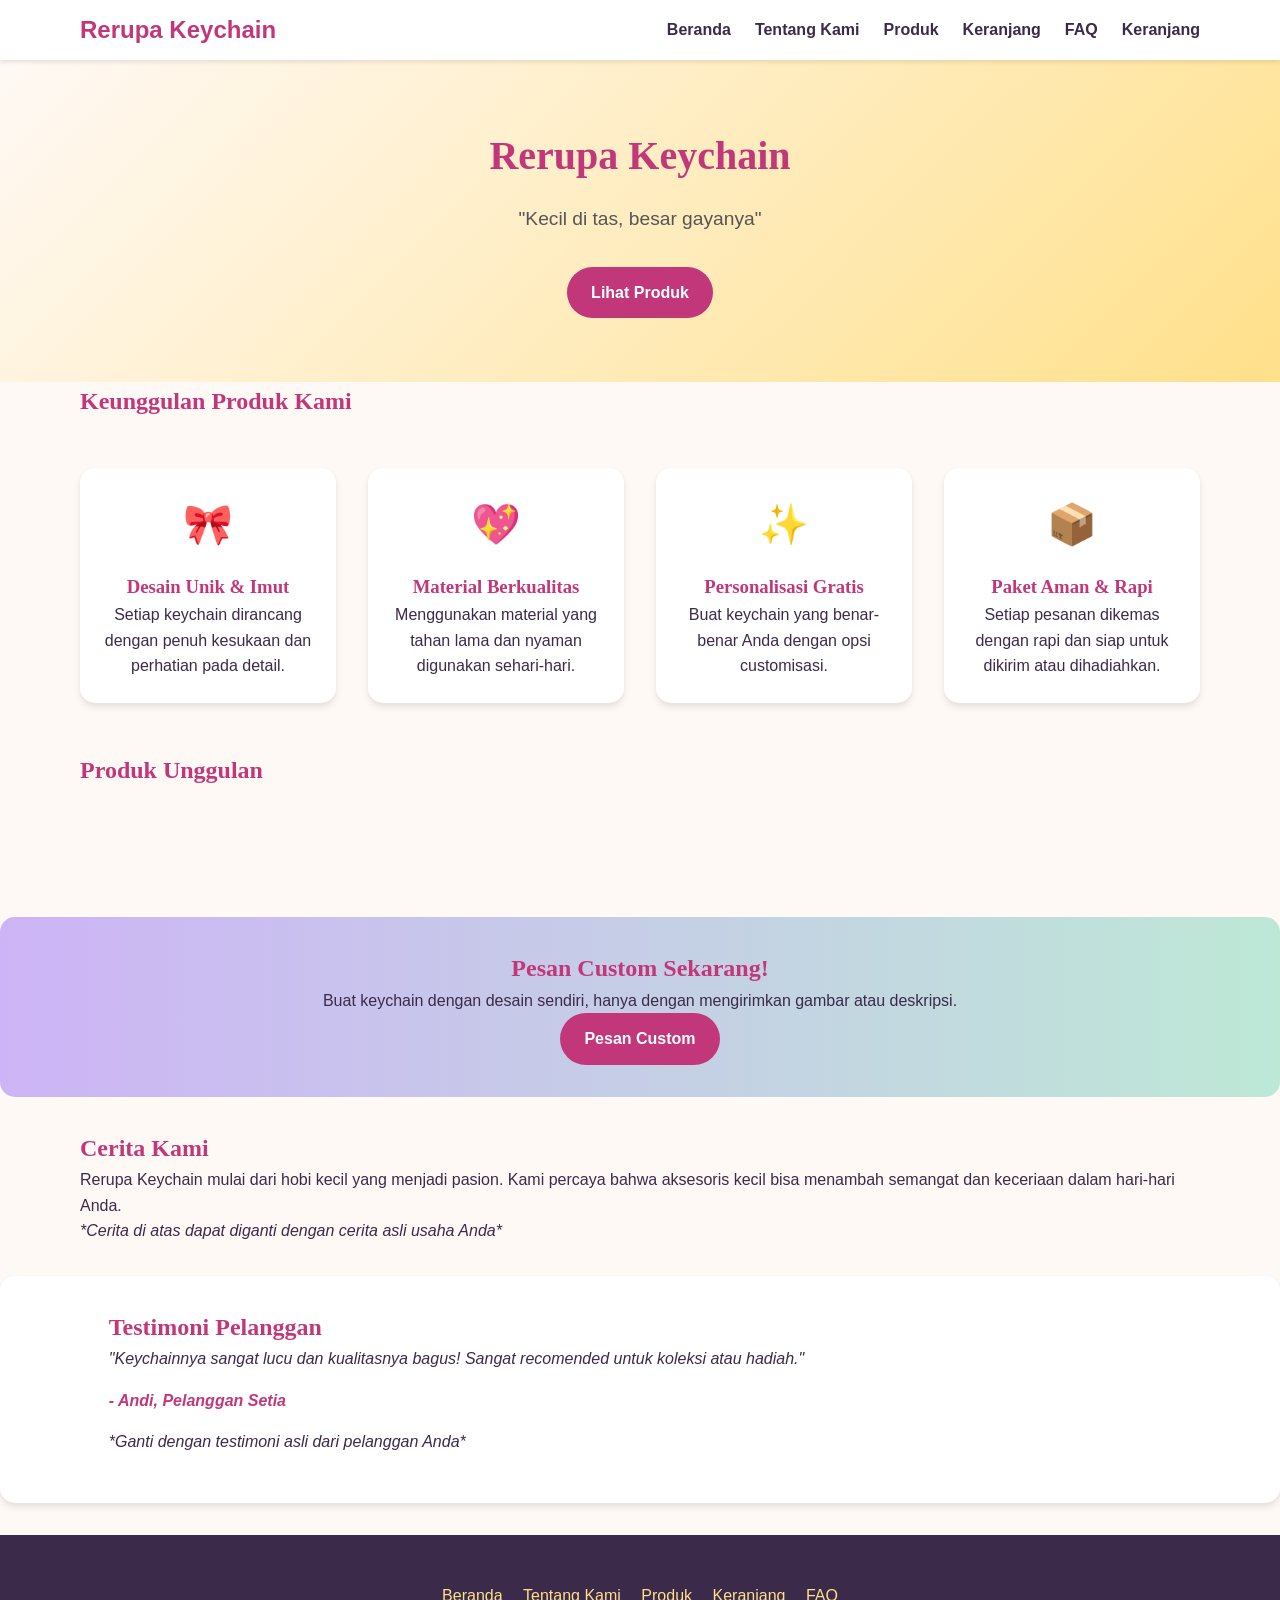
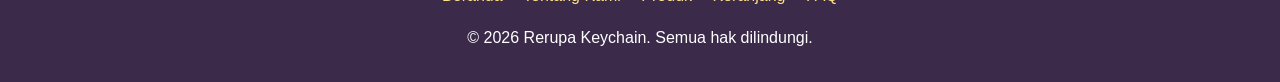
<file: rerupa-keychain/index.html>
<!DOCTYPE html>
<html lang="id">
<head>
    <meta charset="UTF-8">
    <meta name="viewport" content="width=device-width, initial-scale=1.0">
    <title>Rerupa Keychain</title>
    <link rel="stylesheet" href="css/style.css">
    <!-- Google tag (gtag.js) -->
    <script async src="https://www.googletagmanager.com/gtag/js?id=G-LEKZ3458Q4"></script>
    <script>
      window.dataLayer = window.dataLayer || [];
      function gtag(){dataLayer.push(arguments);}
      gtag('js', new Date());

      gtag('config', 'G-LEKZ3458Q4');
    </script>
</head>
<body>
    <header>
        <div class="container navbar">
            <div class="nav-logo">Rerupa Keychain</div>
            <div class="nav-toggle" aria-label="Toggle navigation">
                <span></span>
                <span></span>
                <span></span>
            </div>
            <nav class="nav-menu">
                <a href="index.html">Beranda</a>
                <a href="tentang.html">Tentang Kami</a>
                <a href="produk.html">Produk</a>
                <a href="keranjang.html">Keranjang</a>
                <a href="faq.html">FAQ</a>
                <a href="#" id="cart-link" style="position: relative;">
                    Keranjang <span id="cart-count" style="
                        position: absolute;
                        top: -8px;
                        right: -10px;
                        background: #C2377A;
                        color: white;
                        border-radius: 50%;
                        padding: 2px 6px;
                        font-size: 0.8rem;
                        display: none;
                    ">0</span>
                </a>
            </nav>
        </div>
    </header>

    <section class="hero">
        <div class="container">
            <h1>Rerupa Keychain</h1>
            <p>"Kecil di tas, besar gayanya"</p>
            <a href="produk.html" class="btn-primary">Lihat Produk</a>
        </div>
    </section>

    <section class="keunggulan">
        <div class="container">
            <h2>Keunggulan Produk Kami</h2>
            <div class="features">
                <div class="feature">
                    <div class="feature-icon">🎀</div>
                    <h3>Desain Unik & Imut</h3>
                    <p>Setiap keychain dirancang dengan penuh kesukaan dan perhatian pada detail.</p>
                </div>
                <div class="feature">
                    <div class="feature-icon">💖</div>
                    <h3>Material Berkualitas</h3>
                    <p>Menggunakan material yang tahan lama dan nyaman digunakan sehari-hari.</p>
                </div>
                <div class="feature">
                    <div class="feature-icon">✨</div>
                    <h3>Personalisasi Gratis</h3>
                    <p>Buat keychain yang benar-benar Anda dengan opsi customisasi.</p>
                </div>
                <div class="feature">
                    <div class="feature-icon">📦</div>
                    <h3>Paket Aman & Rapi</h3>
                    <p>Setiap pesanan dikemas dengan rapi dan siap untuk dikirim atau dihadiahkan.</p>
                </div>
            </div>
        </div>
    </section>

    <section class="featured-products">
        <div class="container">
            <h2>Produk Unggulan</h2>
            <div class="product-grid" id="featured-products-grid">
                <!-- Products will be injected by JS -->
            </div>
        </div>
    </section>

    <section class="banner">
        <div class="container">
            <h2>Pesan Custom Sekarang!</h2>
            <p>Buat keychain dengan desain sendiri, hanya dengan mengirimkan gambar atau deskripsi.</p>
            <a href="produk.html" class="btn-primary">Pesan Custom</a>
        </div>
    </section>

    <section class="story">
        <div class="container">
            <h2>Cerita Kami</h2>
            <p class="story-text" id="story-text">
                Rerupa Keychain mulai dari hobi kecil yang menjadi pasion. Kami percaya bahwa aksesoris kecil bisa menambah semangat dan keceriaan dalam hari-hari Anda.
            </p>
            <p><em>*Cerita di atas dapat diganti dengan cerita asli usaha Anda*</em></p>
        </div>
    </section>

    <section class="testimonial">
        <div class="container">
            <h2>Testimoni Pelanggan</h2>
            <div class="testimonial-content">
                <p>"Keychainnya sangat lucu dan kualitasnya bagus! Sangat recomended untuk koleksi atau hadiah."</p>
                <p class="testimonial-author">- Andi, Pelanggan Setia</p>
            </div>
            <p><em>*Ganti dengan testimoni asli dari pelanggan Anda*</em></p>
        </div>
    </section>

    <footer>
        <div class="container">
            <div class="footer-links">
                <a href="index.html">Beranda</a>
                <a href="tentang.html">Tentang Kami</a>
                <a href="produk.html">Produk</a>
                <a href="keranjang.html">Keranjang</a>
                <a href="faq.html">FAQ</a>
            </div>
            <div>
                <p>&copy; 2026 Rerupa Keychain. Semua hak dilindungi.</p>
            </div>
        </div>
    </footer>

    <script src="js/products.js"></script>
    <script src="js/main.js"></script>
    <script src="js/featured.js"></script>
</body>
</html>
</file>
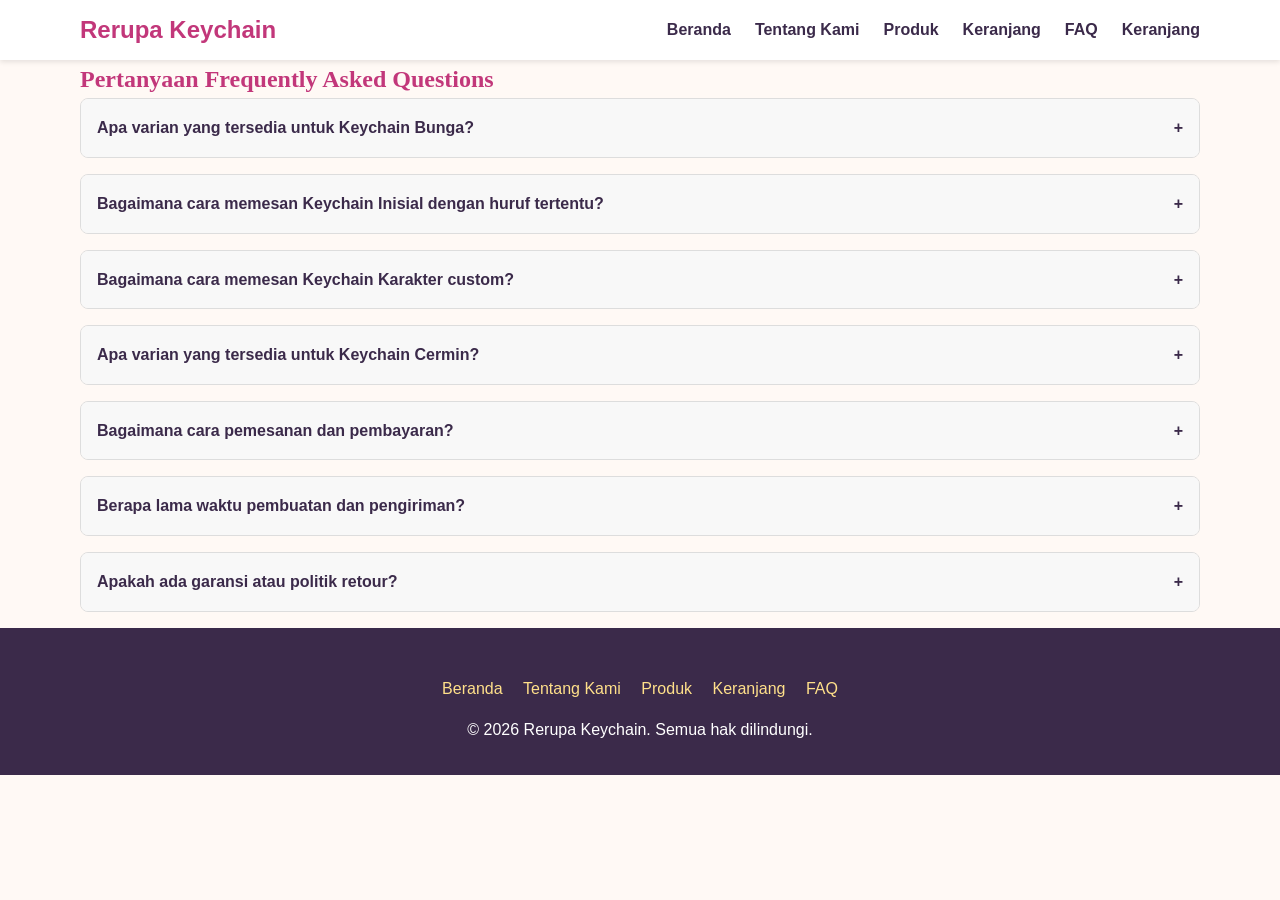
<file: rerupa-keychain/faq.html>
<!DOCTYPE html>
<html lang="id">
<head>
    <meta charset="UTF-8">
    <meta name="viewport" content="width=device-width, initial-scale=1.0">
    <title>FAQ - Rerupa Keychain</title>
    <link rel="stylesheet" href="css/style.css">
    <!-- Google tag (gtag.js) -->
    <script async src="https://www.googletagmanager.com/gtag/js?id=G-LEKZ3458Q4"></script>
    <script>
      window.dataLayer = window.dataLayer || [];
      function gtag(){dataLayer.push(arguments);}
      gtag('js', new Date());

      gtag('config', 'G-LEKZ3458Q4');
    </script>
</head>
<body>
    <header>
        <div class="container navbar">
            <div class="nav-logo">Rerupa Keychain</div>
            <div class="nav-toggle" aria-label="Toggle navigation">
                <span></span>
                <span></span>
                <span></span>
            </div>
            <nav class="nav-menu">
                <a href="index.html">Beranda</a>
                <a href="tentang.html">Tentang Kami</a>
                <a href="produk.html">Produk</a>
                <a href="keranjang.html">Keranjang</a>
                <a href="faq.html">FAQ</a>
                <a href="#" id="cart-link" style="position: relative;">
                    Keranjang <span id="cart-count" style="
                        position: absolute;
                        top: -8px;
                        right: -10px;
                        background: #C2377A;
                        color: white;
                        border-radius: 50%;
                        padding: 2px 6px;
                        font-size: 0.8rem;
                        display: none;
                    ">0</span>
                </a>
            </nav>
        </div>
    </header>

    <section class="faq">
        <div class="container">
            <h1>Pertanyaan Frequently Asked Questions</h1>
            <div class="faq-container">
                <div class="faq-item">
                    <div class="faq-question">
                        <span>Apa varian yang tersedia untuk Keychain Bunga?</span>
                        <span class="faq-toggle">+</span>
                    </div>
                    <div class="faq-answer">
                        <p>Keychain Bunga memiliki tiga varian: Bunga 1 Warna, Bunga Wavy, dan Bunga 2 Warna. Anda dapat memilih varian saat menambahkan produk ke keranjang.</p>
                    </div>
                </div>
                
                <div class="faq-item">
                    <div class="faq-question">
                        <span>Bagaimana cara memesan Keychain Inisial dengan huruf tertentu?</span>
                        <span class="faq-toggle">+</span>
                    </div>
                    <div class="faq-answer">
                        <p>Pada halaman produk, pilih Keychain Inisial kemudian isi kolom "Pilih Huruf (A-Z)" dengan huruf yang Anda inginkan. Pastikan hanya mengisi satu huruf besar.</p>
                    </div>
                </div>
                
                <div class="faq-item">
                    <div class="faq-question">
                        <span>Bagaimana cara memesan Keychain Karakter custom?</span>
                        <span class="faq-toggle">+</span>
                    </div>
                    <div class="faq-answer">
                        <p>Pilih Keychain Karakter, kemudian pada kolom "Catatan Desain" deskripsikan karakter yang Anda inginkan se Detail mungkin (warna, gaya, ekspresi, dll.). Semakin jelas deskripsi Anda, semakin baik hasilnya.</p>
                    </div>
                </div>
                
                <div class="faq-item">
                    <div class="faq-question">
                        <span>Apa varian yang tersedia untuk Keychain Cermin?</span>
                        <span class="faq-toggle">+</span>
                    </div>
                    <div class="faq-answer">
                        <p>Keychain Cermin memiliki tiga varian: Cermin Bunga, Cermin Beruang, dan Cermin Bunny. Setiap varian memiliki bentuk cermin yang berbeda sesuai namanya.</p>
                    </div>
                </div>
                
                <div class="faq-item">
                    <div class="faq-question">
                        <span>Bagaimana cara pemesanan dan pembayaran?</span>
                        <span class="faq-toggle">+</span>
                    </div>
                    <div class="faq-answer">
                        <p>Kami tidak menerima pembayaran langsung di website ini. Untuk memesan, Anda dapat:</p>
                        <ul>
                            <li>Menambahkan produk ke keranjang lalu mengirim ringkasan via WhatsApp ke nomor kami</li>
                            <li>Membeli langsung melalui tautan Shopee atau Tokopedia yang tersedia di setiap produk</li>
                        </ul>
                        <p>Pembayaran dilakukan melalui platform marketplace yang dipilih (Shopee/Tokopedia) atau melalui transfer sesuai kesepakatan dengan admin WhatsApp.</p>
                    </div>
                </div>
                
                <div class="faq-item">
                    <div class="faq-question">
                        <span>Berapa lama waktu pembuatan dan pengiriman?</span>
                        <span class="faq-toggle">+</span>
                    </div>
                    <div class="faq-answer">
                        <p>Waktu pembuatan biasanya 1-3 hari kerja tergantung pada kompleksitas desain. Pengiriman dilakukan melalui layanan kurir (JNE, J&T, Pos Indonesia, dll.) dengan estimasi 2-5 tergantung lokasi dan layanan yang dipilih.</p>
                    </div>
                </div>
                
                <div class="faq-item">
                    <div class="faq-question">
                        <span>Apakah ada garansi atau politik retour?</span>
                        <span class="faq-toggle">+</span>
                    </div>
                    <div class="faq-answer">
                        <p>Kami menjamin kualitas produk. Jika ada cacat produksi, silakan hubungi kami dalam waktu 24 jam setelah menerima produk dengan menambahkan foto produk yang bermasalah. Kami akan meninjau dan memberikan solusi yang sesuai (perbaikan, penggantian, atau refund sesuai kebijakan).</p>
                    </div>
                </div>
            </div>
        </div>
    </section>

    <footer>
        <div class="container">
            <div class="footer-links">
                <a href="index.html">Beranda</a>
                <a href="tentang.html">Tentang Kami</a>
                <a href="produk.html">Produk</a>
                <a href="keranjang.html">Keranjang</a>
                <a href="faq.html">FAQ</a>
            </div>
            <div>
                <p>&copy; 2026 Rerupa Keychain. Semua hak dilindungi.</p>
            </div>
        </div>
    </footer>

    <script src="js/products.js"></script>
    <script src="js/main.js"></script>
</body>
</html>
</file>
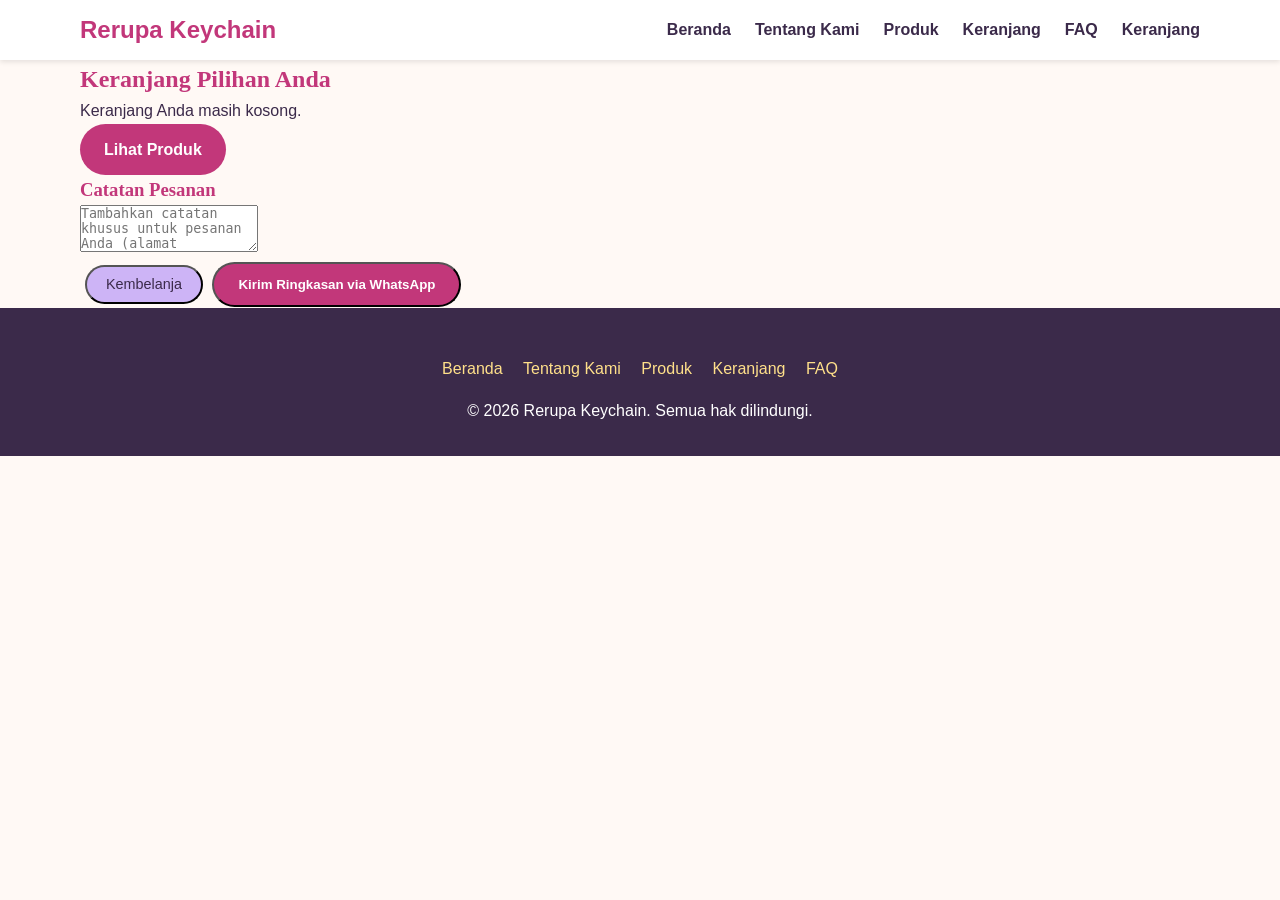
<file: rerupa-keychain/keranjang.html>
<!DOCTYPE html>
<html lang="id">
<head>
    <meta charset="UTF-8">
    <meta name="viewport" content="width=device-width, initial-scale=1.0">
    <title>Keranjang Pilihan - Rerupa Keychain</title>
    <link rel="stylesheet" href="css/style.css">
    <!-- Google tag (gtag.js) -->
    <script async src="https://www.googletagmanager.com/gtag/js?id=G-LEKZ3458Q4"></script>
    <script>
      window.dataLayer = window.dataLayer || [];
      function gtag(){dataLayer.push(arguments);}
      gtag('js', new Date());

      gtag('config', 'G-LEKZ3458Q4');
    </script>
</head>
<body>
    <header>
        <div class="container navbar">
            <div class="nav-logo">Rerupa Keychain</div>
            <div class="nav-toggle" aria-label="Toggle navigation">
                <span></span>
                <span></span>
                <span></span>
            </div>
            <nav class="nav-menu">
                <a href="index.html">Beranda</a>
                <a href="tentang.html">Tentang Kami</a>
                <a href="produk.html">Produk</a>
                <a href="keranjang.html">Keranjang</a>
                <a href="faq.html">FAQ</a>
                <a href="#" id="cart-link" style="position: relative;">
                    Keranjang <span id="cart-count" style="
                        position: absolute;
                        top: -8px;
                        right: -10px;
                        background: #C2377A;
                        color: white;
                        border-radius: 50%;
                        padding: 2px 6px;
                        font-size: 0.8rem;
                        display: none;
                    ">0</span>
                </a>
            </nav>
        </div>
    </header>

    <section class="keranjang">
        <div class="container">
            <h1>Keranjang Pilihan Anda</h1>
            
            <div id="cart-empty">
                <p>Keranjang Anda masih kosong.</p>
                <a href="produk.html" class="btn-primary">Lihat Produk</a>
            </div>
            
            <div id="cart-items">
                <!-- Cart items will be injected by JavaScript -->
            </div>
            
            <div id="cart-total">
                <!-- Total will be injected by JavaScript -->
            </div>
            
            <div class="cart-notes">
                <h3>Catatan Pesanan</h3>
                <textarea id="order-notes" placeholder="Tambahkan catatan khusus untuk pesanan Anda (alamat pengiriman, instruksi khusus, dll.)" rows="3"></textarea>
            </div>
            
            <div class="cart-actions">
                <button class="btn-secondary" onclick="window.history.back()">Kembelanja</button>
                <button class="btn-primary" onclick="sendWhatsAppSummary()">Kirim Ringkasan via WhatsApp</button>
            </div>
        </div>
    </section>

    <footer>
        <div class="container">
            <div class="footer-links">
                <a href="index.html">Beranda</a>
                <a href="tentang.html">Tentang Kami</a>
                <a href="produk.html">Produk</a>
                <a href="keranjang.html">Keranjang</a>
                <a href="faq.html">FAQ</a>
            </div>
            <div>
                <p>&copy; 2026 Rerupa Keychain. Semua hak dilindungi.</p>
            </div>
        </div>
    </footer>

    <script src="js/products.js"></script>
    <script src="js/main.js"></script>
</body>
</html>
</file>
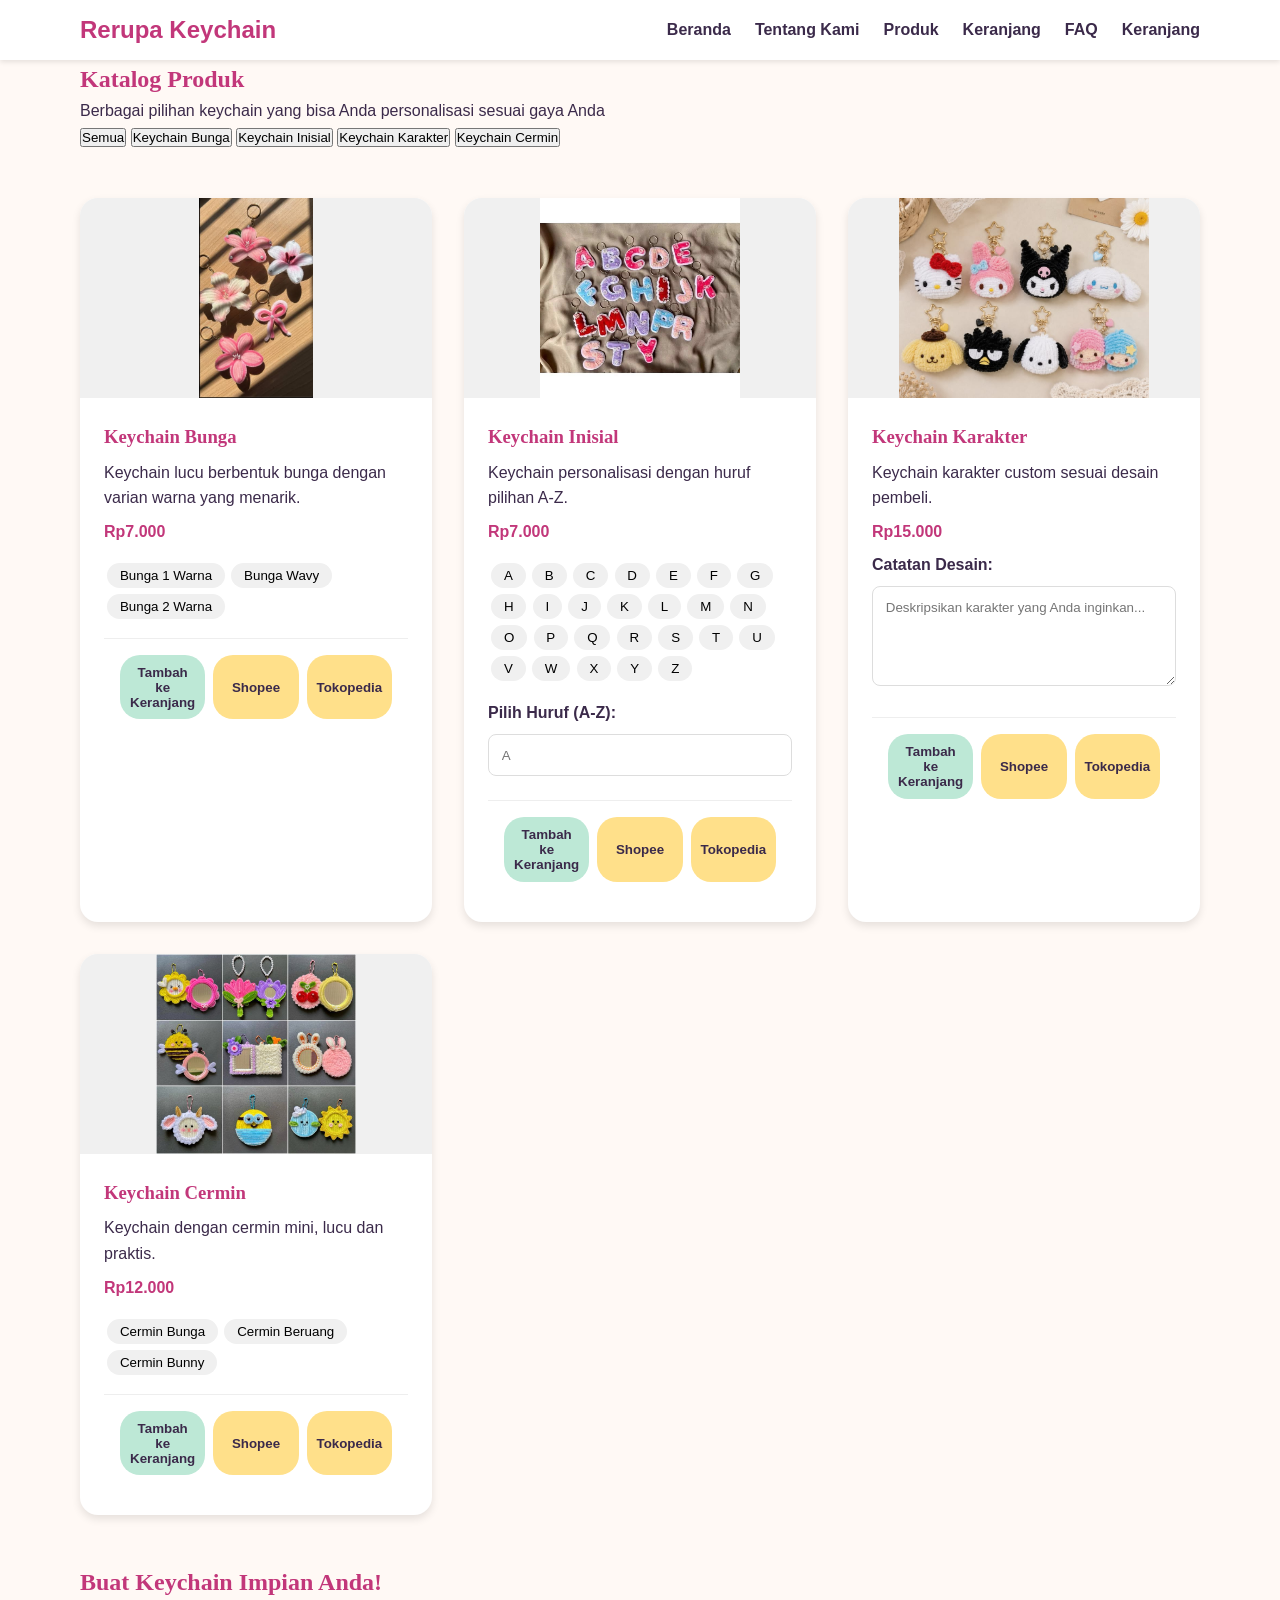
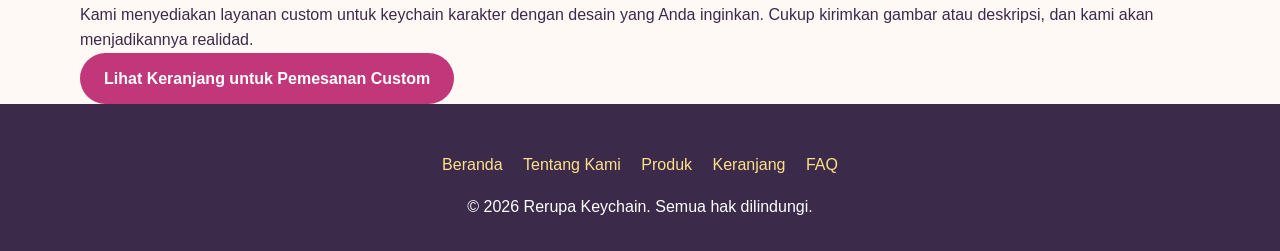
<file: rerupa-keychain/produk.html>
<!DOCTYPE html>
<html lang="id">
<head>
    <meta charset="UTF-8">
    <meta name="viewport" content="width=device-width, initial-scale=1.0">
    <title>Produk - Rerupa Keychain</title>
    <link rel="stylesheet" href="css/style.css">
    <!-- Google tag (gtag.js) -->
    <script async src="https://www.googletagmanager.com/gtag/js?id=G-LEKZ3458Q4"></script>
    <script>
      window.dataLayer = window.dataLayer || [];
      function gtag(){dataLayer.push(arguments);}
      gtag('js', new Date());

      gtag('config', 'G-LEKZ3458Q4');
    </script>
</head>
<body>
    <header>
        <div class="container navbar">
            <div class="nav-logo">Rerupa Keychain</div>
            <div class="nav-toggle" aria-label="Toggle navigation">
                <span></span>
                <span></span>
                <span></span>
            </div>
            <nav class="nav-menu">
                <a href="index.html">Beranda</a>
                <a href="tentang.html">Tentang Kami</a>
                <a href="produk.html">Produk</a>
                <a href="keranjang.html">Keranjang</a>
                <a href="faq.html">FAQ</a>
                <a href="#" id="cart-link" style="position: relative;">
                    Keranjang <span id="cart-count" style="
                        position: absolute;
                        top: -8px;
                        right: -10px;
                        background: #C2377A;
                        color: white;
                        border-radius: 50%;
                        padding: 2px 6px;
                        font-size: 0.8rem;
                        display: none;
                    ">0</span>
                </a>
            </nav>
        </div>
    </header>

    <section class="produk-header">
        <div class="container">
            <h1>Katalog Produk</h1>
            <p>Berbagai pilihan keychain yang bisa Anda personalisasi sesuai gaya Anda</p>
        </div>
    </section>

    <!-- Filter Kategori -->
    <section class="filter-section">
        <div class="container">
            <div class="filter-buttons">
                <button class="filter-btn active" data-filter="">Semua</button>
                <button class="filter-btn" data-filter="bunga">Keychain Bunga</button>
                <button class="filter-btn" data-filter="inisial">Keychain Inisial</button>
                <button class="filter-btn" data-filter="karakter">Keychain Karakter</button>
                <button class="filter-btn" data-filter="cermin">Keychain Cermin</button>
            </div>
        </div>
    </section>

    <!-- Produk Grid -->
    <section class="produk-content">
        <div class="container">
            <div class="product-grid" id="products-grid">
                <!-- Produk akan dimuat melalui JavaScript -->
            </div>
        </div>
    </section>

    <!-- Custom Order Banner -->
    <section class="custom-banner">
        <div class="container">
            <h2>Buat Keychain Impian Anda!</h2>
            <p>Kami menyediakan layanan custom untuk keychain karakter dengan desain yang Anda inginkan. Cukup kirimkan gambar atau deskripsi, dan kami akan menjadikannya realidad.</p>
            <a href="keranjang.html" class="btn-primary">Lihat Keranjang untuk Pemesanan Custom</a>
        </div>
    </section>

    <footer>
        <div class="container">
            <div class="footer-links">
                <a href="index.html">Beranda</a>
                <a href="tentang.html">Tentang Kami</a>
                <a href="produk.html">Produk</a>
                <a href="keranjang.html">Keranjang</a>
                <a href="faq.html">FAQ</a>
            </div>
            <div>
                <p>&copy; 2026 Rerupa Keychain. Semua hak dilindungi.</p>
            </div>
        </div>
    </footer>

    <script src="js/products.js"></script>
    <script src="js/main.js"></script>
</body>
</html>
</file>
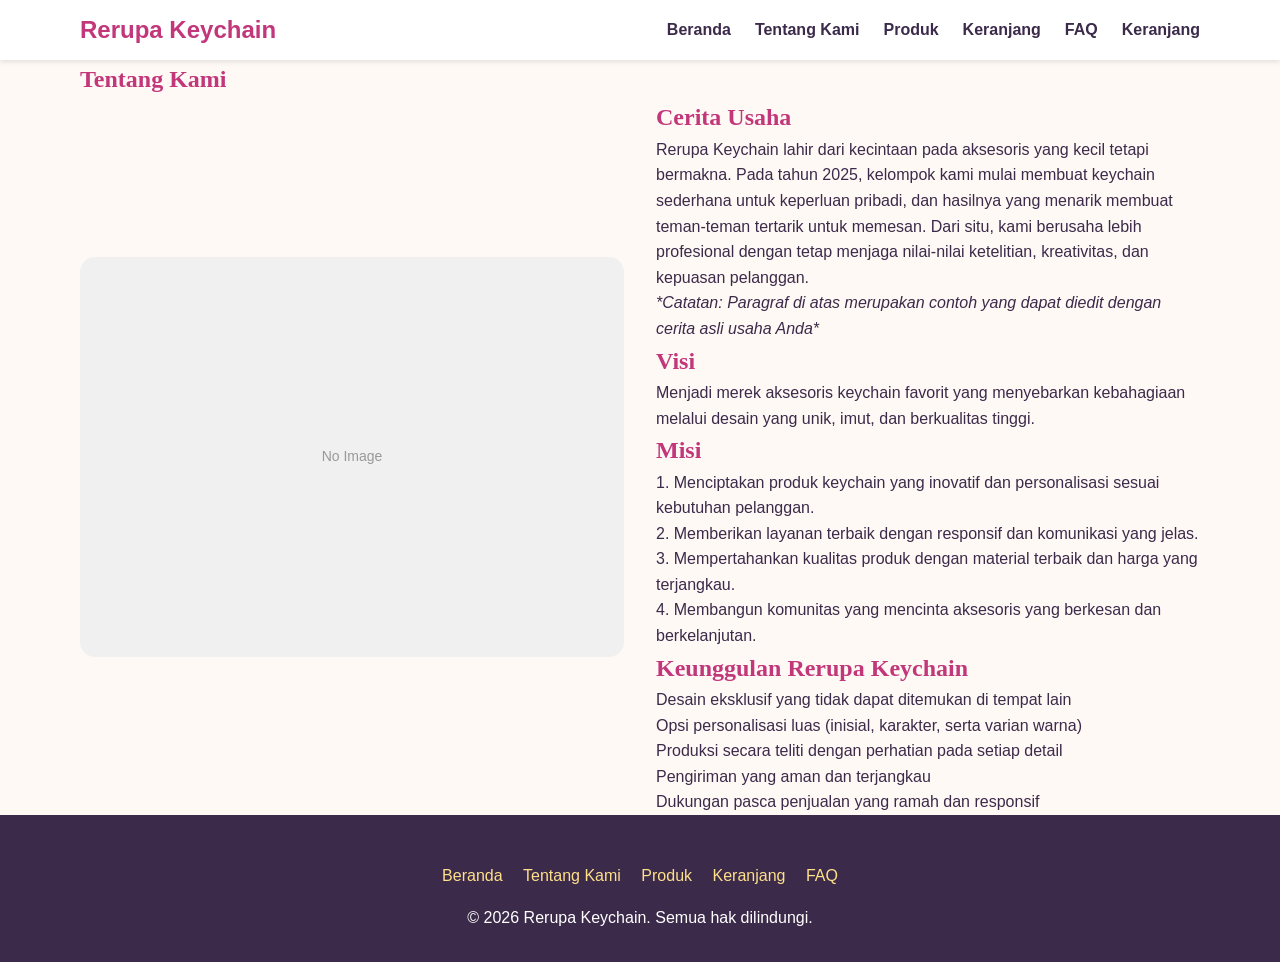
<file: rerupa-keychain/tentang.html>
<!DOCTYPE html>
<html lang="id">
<head>
    <meta charset="UTF-8">
    <meta name="viewport" content="width=device-width, initial-scale=1.0">
    <title>Tentang Kami - Rerupa Keychain</title>
    <link rel="stylesheet" href="css/style.css">
    <!-- Google tag (gtag.js) -->
    <script async src="https://www.googletagmanager.com/gtag/js?id=G-LEKZ3458Q4"></script>
    <script>
      window.dataLayer = window.dataLayer || [];
      function gtag(){dataLayer.push(arguments);}
      gtag('js', new Date());

      gtag('config', 'G-LEKZ3458Q4');
    </script>
</head>
<body>
    <header>
        <div class="container navbar">
            <div class="nav-logo">Rerupa Keychain</div>
            <div class="nav-toggle" aria-label="Toggle navigation">
                <span></span>
                <span></span>
                <span></span>
            </div>
            <nav class="nav-menu">
                <a href="index.html">Beranda</a>
                <a href="tentang.html">Tentang Kami</a>
                <a href="produk.html">Produk</a>
                <a href="keranjang.html">Keranjang</a>
                <a href="faq.html">FAQ</a>
                <a href="#" id="cart-link" style="position: relative;">
                    Keranjang <span id="cart-count" style="
                        position: absolute;
                        top: -8px;
                        right: -10px;
                        background: #C2377A;
                        color: white;
                        border-radius: 50%;
                        padding: 2px 6px;
                        font-size: 0.8rem;
                        display: none;
                    ">0</span>
                </a>
            </nav>
        </div>
    </header>

    <section class="about">
        <div class="container">
            <h1>Tentang Kami</h1>
            <div class="about-content">
                <div class="about-image">
                    <img src="img/placeholder.svg" alt="Tentang Kami" onerror="this.src='img/placeholder.svg'">
                </div>
                <div class="about-text">
                    <h2>Cerita Usaha</h2>
                    <p id="story-content" class="editable">
                        Rerupa Keychain lahir dari kecintaan pada aksesoris yang kecil tetapi bermakna. Pada tahun 2025, kelompok kami mulai membuat keychain sederhana untuk keperluan pribadi, dan hasilnya yang menarik membuat teman-teman tertarik untuk memesan. Dari situ, kami berusaha lebih profesional dengan tetap menjaga nilai-nilai ketelitian, kreativitas, dan kepuasan pelanggan.
                    </p>
                    <p><em>*Catatan: Paragraf di atas merupakan contoh yang dapat diedit dengan cerita asli usaha Anda*</em></p>
                    
                    <h2>Visi</h2>
                    <p>Menjadi merek aksesoris keychain favorit yang menyebarkan kebahagiaan melalui desain yang unik, imut, dan berkualitas tinggi.</p>
                    
                    <h2>Misi</h2>
                    <p>1. Menciptakan produk keychain yang inovatif dan personalisasi sesuai kebutuhan pelanggan.<br>
                       2. Memberikan layanan terbaik dengan responsif dan komunikasi yang jelas.<br>
                       3. Mempertahankan kualitas produk dengan material terbaik dan harga yang terjangkau.<br>
                       4. Membangun komunitas yang mencinta aksesoris yang berkesan dan berkelanjutan.</p>
                    
                    <h2>Keunggulan Rerupa Keychain</h2>
                    <ul>
                        <li>Desain eksklusif yang tidak dapat ditemukan di tempat lain</li>
                        <li>Opsi personalisasi luas (inisial, karakter, serta varian warna)</li>
                        <li>Produksi secara teliti dengan perhatian pada setiap detail</li>
                        <li>Pengiriman yang aman dan terjangkau</li>
                        <li>Dukungan pasca penjualan yang ramah dan responsif</li>
                    </ul>
                </div>
            </div>
        </div>
    </section>

    <footer>
        <div class="container">
            <div class="footer-links">
                <a href="index.html">Beranda</a>
                <a href="tentang.html">Tentang Kami</a>
                <a href="produk.html">Produk</a>
                <a href="keranjang.html">Keranjang</a>
                <a href="faq.html">FAQ</a>
            </div>
            <div>
                <p>&copy; 2026 Rerupa Keychain. Semua hak dilindungi.</p>
            </div>
        </div>
    </footer>

    <script src="js/products.js"></script>
    <script src="js/main.js"></script>
</body>
</html>
</file>
<file: rerupa-keychain/css/style.css>
/* Reset and base styles */
* {
  margin: 0;
  padding: 0;
  box-sizing: border-box;
}

body {
  font-family: 'Nunito', sans-serif;
  background-color: #FFF9F5;
  color: #3B2A4A;
  line-height: 1.6;
}

a {
  text-decoration: none;
  color: inherit;
}

ul {
  list-style: none;
}

/* Google Fonts */
@import url('https://fonts.googleapis.com/css2?family=Fredoka+One&family=Nunito:wght@300;400;600&display=swap');

h1, h2, h3, h4, h5, h6 {
  font-family: 'Fredoka One', cursive;
  color: #C2377A;
}

/* Layout */
.container {
  width: 90%;
  max-width: 1200px;
  margin: 0 auto;
  padding: 0 1rem;
}

/* Header & Nav */
header {
  background-color: #FFFFFF;
  box-shadow: 0 2px 5px rgba(0,0,0,0.1);
  position: sticky;
  top: 0;
  z-index: 100;
}

.navbar {
  display: flex;
  justify-content: space-between;
  align-items: center;
  height: 60px;
}

.nav-logo {
  font-size: 1.5rem;
  font-weight: bold;
  color: #C2377A;
}

.nav-menu {
  display: flex;
  gap: 1.5rem;
}

.nav-menu a {
  font-weight: 600;
  transition: color 0.3s;
}

.nav-menu a:hover {
  color: #C2377A;
}

/* Mobile menu toggle */
.nav-toggle {
  display: none;
  flex-direction: column;
  gap: 5px;
  cursor: pointer;
}

.nav-toggle span {
  width: 25px;
  height: 3px;
  background-color: #C2377A;
  border-radius: 3px;
}

/* Hero section */
.hero {
  background: linear-gradient(135deg, #FFF9F5, #FFE08A);
  padding: 4rem 0;
  text-align: center;
  position: relative;
  overflow: hidden;
}

.hero h1 {
  font-size: 2.5rem;
  margin-bottom: 1rem;
}

.hero p {
  font-size: 1.2rem;
  margin-bottom: 2rem;
  color: #555;
}

.btn-primary {
  background-color: #C2377A;
  color: white;
  padding: 0.8rem 1.5rem;
  border-radius: 30px;
  font-weight: 600;
  transition: transform 0.2s, background-color 0.3s;
  display: inline-block;
}

.btn-primary:hover {
  transform: scale(1.05);
  background-color: #b32f6d;
}

.btn-secondary {
  background-color: #CDB4F6;
  color: #3B2A4A;
  padding: 0.6rem 1.2rem;
  border-radius: 20px;
  font-size: 0.9rem;
  margin: 0.3rem;
  transition: background-color 0.3s;
}

.btn-secondary:hover {
  background-color: #b9a0e6;
}

/* Features */
.features {
  display: grid;
  grid-template-columns: repeat(auto-fit, minmax(250px, 1fr));
  gap: 2rem;
  padding: 3rem 0;
}

.feature {
  text-align: center;
  padding: 1.5rem;
  background: white;
  border-radius: 15px;
  box-shadow: 0 4px 6px rgba(0,0,0,0.1);
  transition: transform 0.3s;
}

.feature:hover {
  transform: translateY(-5px);
}

.feature-icon {
  font-size: 2.5rem;
  margin-bottom: 1rem;
  color: #BDE8D6;
}

/* Product cards */
.product-grid {
  display: grid;
  grid-template-columns: repeat(auto-fit, minmax(260px, 1fr));
  gap: 2rem;
  padding: 3rem 0;
}

.product-card {
  background: white;
  border-radius: 18px;
  overflow: hidden;
  box-shadow: 0 4px 8px rgba(0,0,0,0.1);
  transition: transform 0.3s, box-shadow 0.3s;
  display: flex;
  flex-direction: column;
}

.product-card:hover {
  transform: translateY(-5px);
  box-shadow: 0 6px 12px rgba(0,0,0,0.15);
}

.product-image {
  height: 200px;
  background-color: #f0f0f0;
  display: flex;
  align-items: center;
  justify-content: center;
  overflow: hidden;
}

.product-image img {
  max-width: 100%;
  max-height: 100%;
  object-fit: contain;
}

.product-label {
  position: absolute;
  top: 10px;
  left: 10px;
  background: #FFE08A;
  color: #3B2A4A;
  padding: 3px 8px;
  border-radius: 12px;
  font-size: 0.8rem;
  font-weight: 600;
}

.product-info {
  flex: 1;
  padding: 1.5rem;
}

.product-info h3 {
  margin-bottom: 0.5rem;
}

.product-price {
  font-weight: bold;
  color: #C2377A;
  margin: 0.5rem 0;
}

.product-variants {
  margin: 1rem 0;
}

.variant-btn {
  background: #f0f0f0;
  border: none;
  padding: 0.3rem 0.8rem;
  margin: 0.2rem;
  border-radius: 15px;
  cursor: pointer;
  transition: background 0.2s;
}

.variant-btn.active,
.variant-btn:hover {
  background: #C2377A;
  color: white;
}

.product-actions {
  display: flex;
  gap: 0.5rem;
  padding: 1rem;
  border-top: 1px solid #eee;
}

.action-btn {
  flex: 1;
  padding: 0.6rem;
  border: none;
  border-radius: 20px;
  font-weight: 600;
  cursor: pointer;
  transition: background 0.3s;
}

.btn-add {
  background: #BDE8D6;
  color: #3B2A4A;
}

.btn-add:hover {
  background: #a8d4c2;
}

.btn-store {
  background: #FFE08A;
  color: #3B2A4A;
}

.btn-store:hover {
  background: #e6c975;
}

/* Banner */
.banner {
  background: linear-gradient(to right, #CDB4F6, #BDE8D6);
  color: #3B2A4A;
  padding: 2rem;
  border-radius: 15px;
  margin: 2rem 0;
  text-align: center;
}

/* Testimonial */
.testimonial {
  background: white;
  padding: 2rem;
  border-radius: 15px;
  box-shadow: 0 4px 6px rgba(0,0,0,0.1);
  margin: 2rem 0;
}

.testimonial p {
  font-style: italic;
  margin-bottom: 1rem;
}

.testimonial-author {
  font-weight: bold;
  color: #C2377A;
}

/* About section */
.about-content {
  display: grid;
  grid-template-columns: 1fr 1fr;
  gap: 2rem;
  align-items: center;
}

.about-image {
  height: 400px;
  background-color: #f0f0f0;
  display: flex;
  align-items: center;
  justify-content: center;
  border-radius: 15px;
  overflow: hidden;
}

.about-image img {
  max-width: 100%;
  max-height: 100%;
  object-fit: cover;
}

/* Form styling */
.form-group {
  margin-bottom: 1.5rem;
}

.form-group label {
  display: block;
  margin-bottom: 0.5rem;
  font-weight: 600;
}

.form-group input,
.form-group textarea,
.form-group select {
  width: 100%;
  padding: 0.8rem;
  border: 1px solid #ddd;
  border-radius: 8px;
  font-family: inherit;
}

.form-group textarea {
  min-height: 100px;
  resize: vertical;
}

/* Cart styles */
.cart-empty {
  text-align: center;
  padding: 3rem;
  color: #666;
}

.cart-item {
  display: flex;
  align-items: center;
  gap: 1rem;
  padding: 1rem;
  border-bottom: 1px solid #eee;
}

.cart-item img {
  width: 80px;
  height: 80px;
  object-fit: cover;
  border-radius: 10px;
}

.cart-item-details {
  flex: 1;
}

.cart-item-name {
  font-weight: 600;
}

.cart-item-price {
  color: #C2377A;
  font-weight: bold;
}

.cart-item-controls {
  display: flex;
  align-items: center;
  gap: 0.5rem;
}

.qty-btn {
  width: 30px;
  height: 30px;
  border: none;
  background: #f0f0f0;
  border-radius: 50%;
  cursor: pointer;
  display: flex;
  align-items: center;
  justify-content: center;
  font-weight: bold;
}

.qty-btn:hover {
  background: #e0e0e0;
}

.cart-summary {
  margin-top: 2rem;
  padding: 1.5rem;
  background: #FFF9F5;
  border-radius: 12px;
}

.cart-total {
  display: flex;
  justify-content: space-between;
  font-weight: bold;
  font-size: 1.2rem;
  margin-top: 1rem;
}

/* FAQ accordion */
.faq-item {
  margin-bottom: 1rem;
  border: 1px solid #ddd;
  border-radius: 8px;
  overflow: hidden;
}

.faq-question {
  padding: 1rem;
  background: #f8f8f8;
  cursor: pointer;
  display: flex;
  justify-content: space-between;
  align-items: center;
  font-weight: 600;
}

.faq-question:hover {
  background: #eee;
}

.faq-answer {
  padding: 0 1rem;
  max-height: 0;
  overflow: hidden;
  transition: max-height 0.3s ease-out;
  background: white;
}

.faq-item.active .faq-answer {
  max-height: 200px;
  transition: max-height 0.3s ease-in;
}

/* Footer */
footer {
  background-color: #3B2A4A;
  color: white;
  padding: 2rem 0;
  text-align: center;
}

.footer-links {
  margin: 1rem 0;
}

.footer-links a {
  color: #FFE08A;
  margin: 0 0.5rem;
  transition: color 0.3s;
}

.footer-links a:hover {
  color: white;
}

/* Responsive */
@media (max-width: 768px) {
  .nav-menu {
    position: fixed;
    top: 60px;
    right: -100%;
    background: white;
    width: 70%;
    max-width: 250px;
    height: calc(100vh - 60px);
    flex-direction: column;
    align-items: flex-start;
    padding: 2rem;
    box-shadow: -2px 0 5px rgba(0,0,0,0.1);
    transition: right 0.3s;
  }
  
  .nav-menu.active {
    right: 0;
  }
  
  .nav-toggle {
    display: flex;
  }
  
  .about-content {
    grid-template-columns: 1fr;
  }
  
  .about-image {
    height: 250px;
  }
}

@media (max-width: 480px) {
  .hero h1 {
    font-size: 2rem;
  }
  
  .product-grid {
    grid-template-columns: 1fr;
  }
}
</file>
